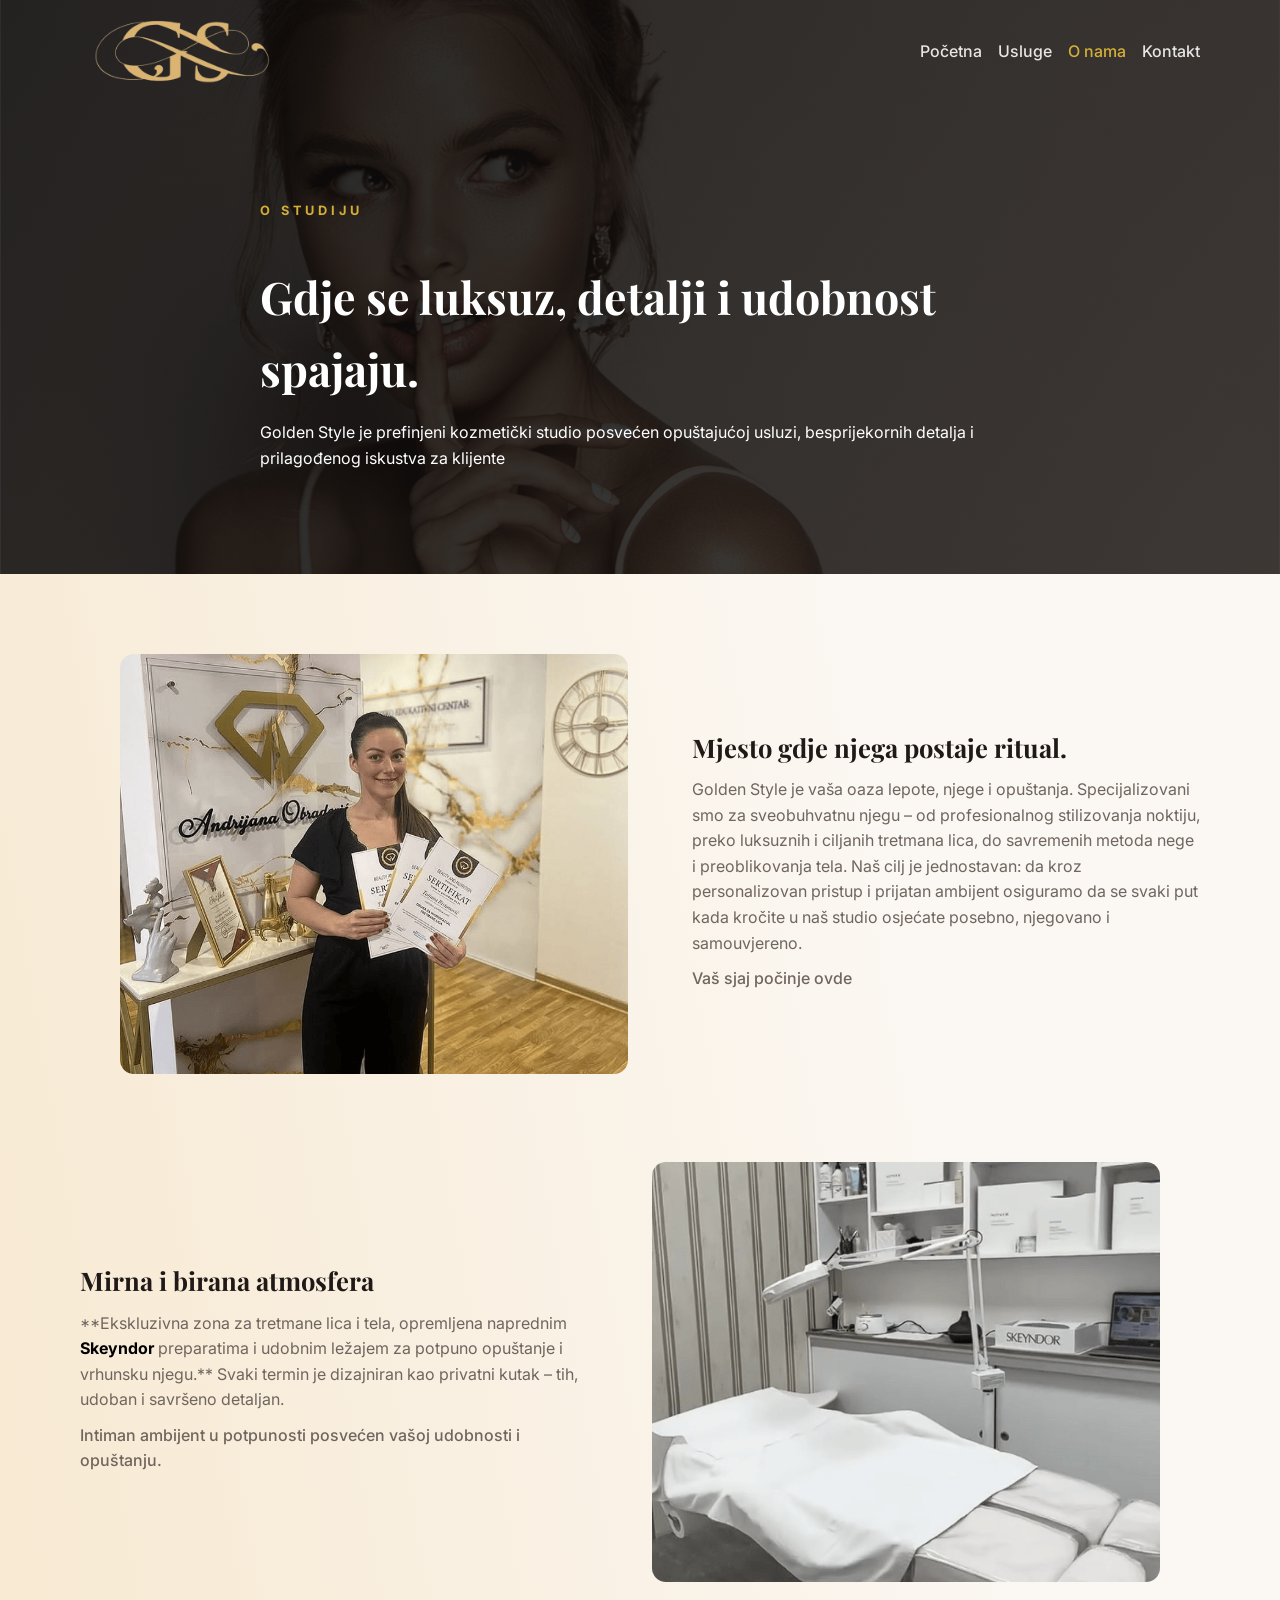
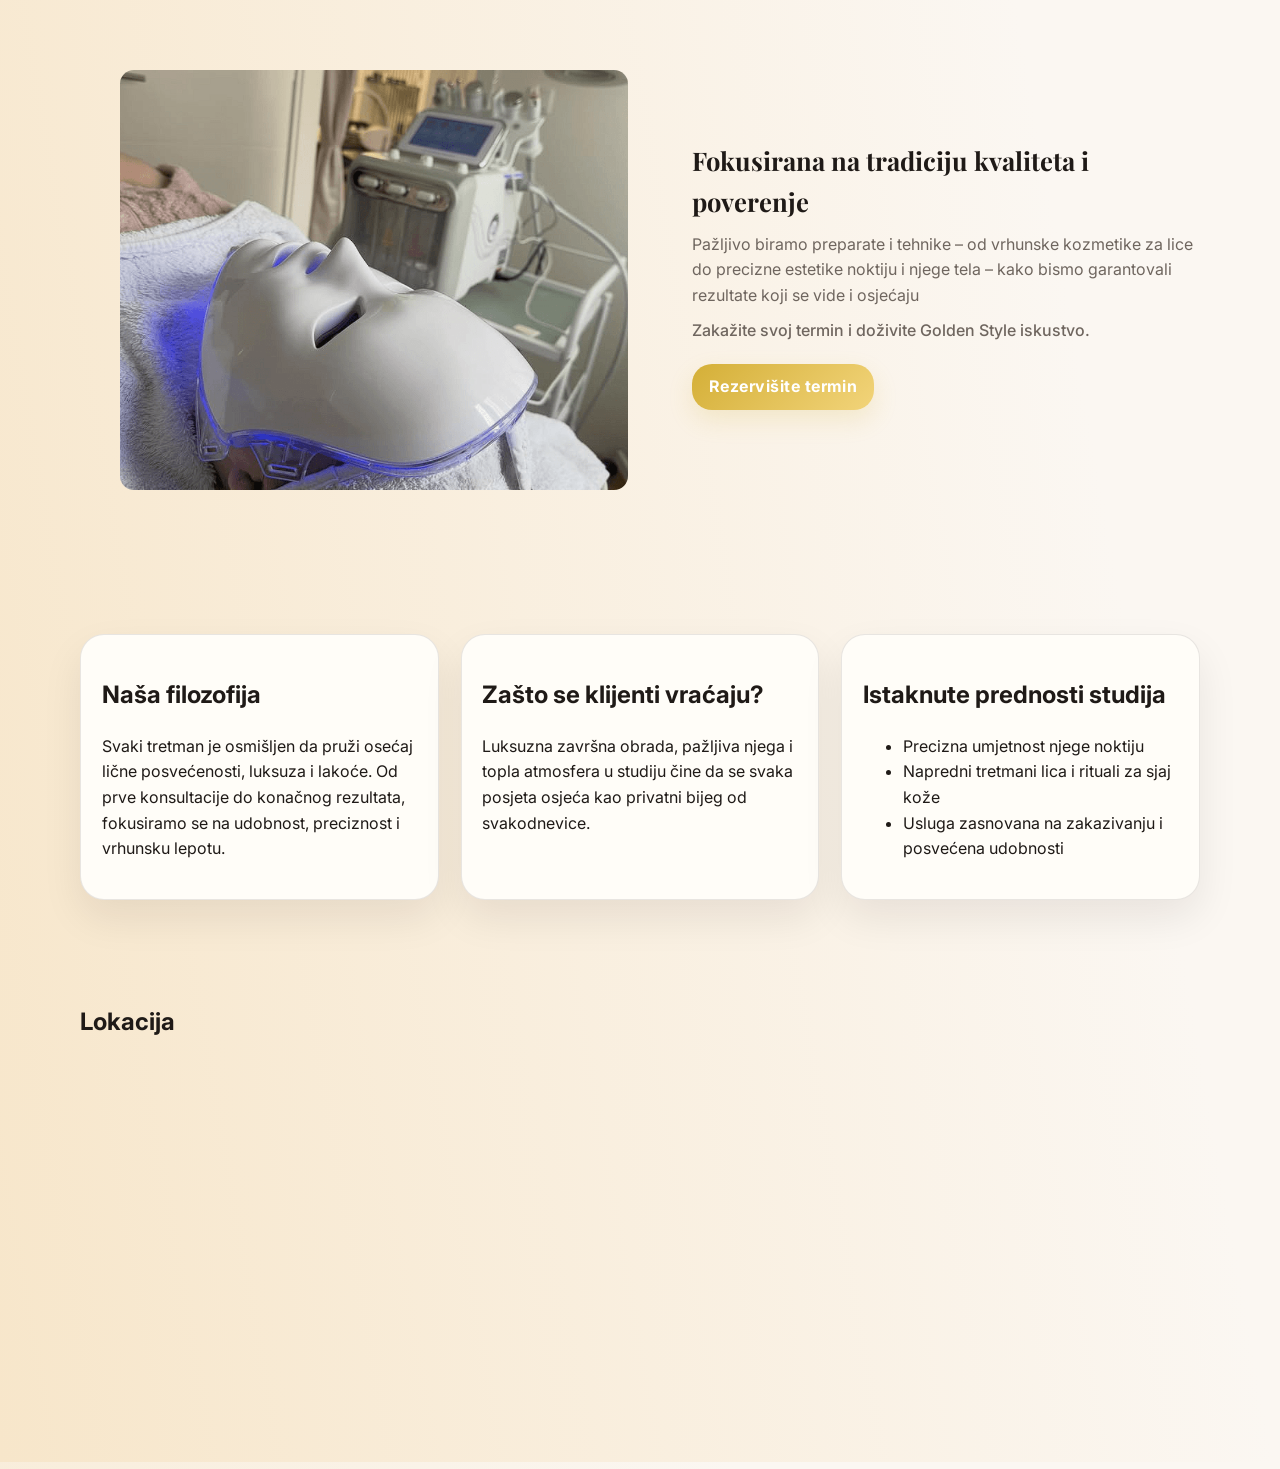
<file: aboutus.html>
<!DOCTYPE html>
<html lang="en">
  <head>
    <meta charset="UTF-8" />
    <meta name="viewport" content="width=device-width, initial-scale=1.0" />
    <title>O Nama | Golden Style</title>
    <link rel="preconnect" href="https://fonts.googleapis.com" />
    <link rel="preconnect" href="https://fonts.gstatic.com" crossorigin />
    <link href="https://fonts.googleapis.com/css2?family=Inter:wght@400;500;600;700&family=Playfair+Display:wght@600;700&display=swap" rel="stylesheet" />
    <link rel="stylesheet" href="aboutus.css" />
  </head>
  <body>
    <header class="page-header">
      <nav class="nav container">
        <a class="brand" href="index.html" aria-label="Golden Style početna stranica">
          <img loading="lazy" src="images/logo.png" alt="Golden Style" />
        </a>
        <button class="mobile-menu-toggle" type="button" aria-label="Otvori navigacioni meni" aria-expanded="false" aria-controls="site-navigation">
          <span></span>
          <span></span>
          <span></span>
        </button>
        <div class="nav-links" id="site-navigation">
          <a href="index.html">Početna</a>
          <a href="services.html">Usluge</a>
          <a class="active" href="aboutus.html">O nama</a>
          <a href="contact.html">Kontakt</a>
        </div>
      </nav>

      <div class="container hero-inner">
        <p class="autenticnidizajn">O Studiju</p>
        <h1>Gdje se luksuz, detalji i udobnost spajaju.</h1>
        <p>Golden Style je prefinjeni kozmetički studio posvećen opuštajućoj usluzi, besprijekornih detalja i prilagođenog iskustva za klijente</p>
      </div>
    </header>

    <section class="lux-sections container" aria-label="Studio features">
      <article class="lux-section lux-initial">
        <div class="lux-inner">
          <figure class="lux-media">
            <img loading="eager" src="images/onama1.png" alt="O nama" />
          </figure>
          <div class="lux-content">
            <h2>Mjesto gdje njega postaje ritual.</h2>
            <p>Golden Style je vaša oaza lepote, njege i opuštanja. Specijalizovani smo za sveobuhvatnu njegu – od profesionalnog stilizovanja noktiju, preko luksuznih i ciljanih tretmana lica, do savremenih metoda nege i preoblikovanja tela. Naš cilj je jednostavan: da kroz personalizovan pristup i prijatan ambijent osiguramo da se svaki put kada kročite u naš studio osjećate posebno, njegovano i samouvjereno.</p>
            <p class="lux-muted">Vaš sjaj počinje ovde</p>
          </div>
        </div>
      </article>

      <article class="lux-section lux-section--reverse">
        <div class="lux-inner">
          <figure class="lux-media">
            <img loading="eager" src="images/onama.png" alt="Opuštajući enterijer salona" />
          </figure>
          <div class="lux-content">
            <h2>Mirna i birana atmosfera</h2>
            <p> **Ekskluzivna zona za tretmane lica i tela, opremljena naprednim <b style="color: black;">Skeyndor</b> preparatima i udobnim ležajem za potpuno opuštanje i vrhunsku njegu.** Svaki termin je dizajniran kao privatni kutak – tih, udoban i savršeno detaljan.</p>
            <p class="lux-muted">Intiman ambijent u potpunosti posvećen vašoj udobnosti i opuštanju.</p>
          </div>
        </div>
      </article>

      <article class="lux-section">
        <div class="lux-inner">
          <figure class="lux-media">
            <img loading="lazy" src="images/ledmaska.png" alt="Skincare and polish" />
          </figure>
          <div class="lux-content">
            <h2>Fokusirana na tradiciju kvaliteta i poverenje</h2>
            <p> Pažljivo biramo preparate i tehnike – od vrhunske kozmetike za lice do precizne estetike noktiju i njege tela – kako bismo garantovali rezultate koji se vide i osjećaju</p>        
            <p class="lux-muted">Zakažite svoj termin i doživite Golden Style iskustvo. <br> <a class="lux-cta-btn" href="contact.html" role="button" aria-label="Zakažite termin">Rezervišite termin</a></p>
          </div>
        </div>
      </article>
        <!-- CTA: unique, scoped to lux sections -->
  <!--     <div class="lux-cta-wrap">
          <div class="lux-cta">
            <p class="lux-cta-text">Zakažite svoj termin i doživite Golden Style iskustvo.</p>
            <a class="lux-cta-btn" href="contact.html" role="button" aria-label="Zakažite termin">Rezervišite termin</a>
          </div>
        </div>-->
    </section>

    <main class="container about-grid">
      <section class="about-card">
        <h2>Naša filozofija</h2>
        <p>Svaki tretman je osmišljen da pruži osećaj lične posvećenosti, luksuza i lakoće. Od prve konsultacije do konačnog rezultata, fokusiramo se na udobnost, preciznost i vrhunsku lepotu.</p>
      </section>
      <section class="about-card">
        <h2>Zašto se klijenti vraćaju?</h2>
        <p>Luksuzna završna obrada, pažljiva njega i topla atmosfera u studiju čine da se svaka posjeta osjeća kao privatni bijeg od svakodnevice.</p>
      </section>
      <section class="about-card">
        <h2>Istaknute prednosti studija</h2>
        <ul>
          <li>Precizna umjetnost njege noktiju</li>
          <li>Napredni tretmani lica i rituali za sjaj kože</li>
          <li>Usluga zasnovana na zakazivanju i posvećena udobnosti</li>
        </ul>
      </section>
    </main>
    <section class="map-section container">
      <h2>Lokacija</h2>
      <div class="map-wrapper" style="width:100%;height:400px;">
        <iframe
          src="https://www.google.com/maps?q=27.marta%2046/1,+Bijeljina+73600&output=embed"
          width="100%" height="100%" style="border:0;" allowfullscreen="" loading="lazy" referrerpolicy="no-referrer-when-downgrade">
        </iframe>
      </div>
    </section>
    <script src="nav.js" defer></script>
    <script src="aboutus.js" defer></script>
  </body>
</html>
</file>
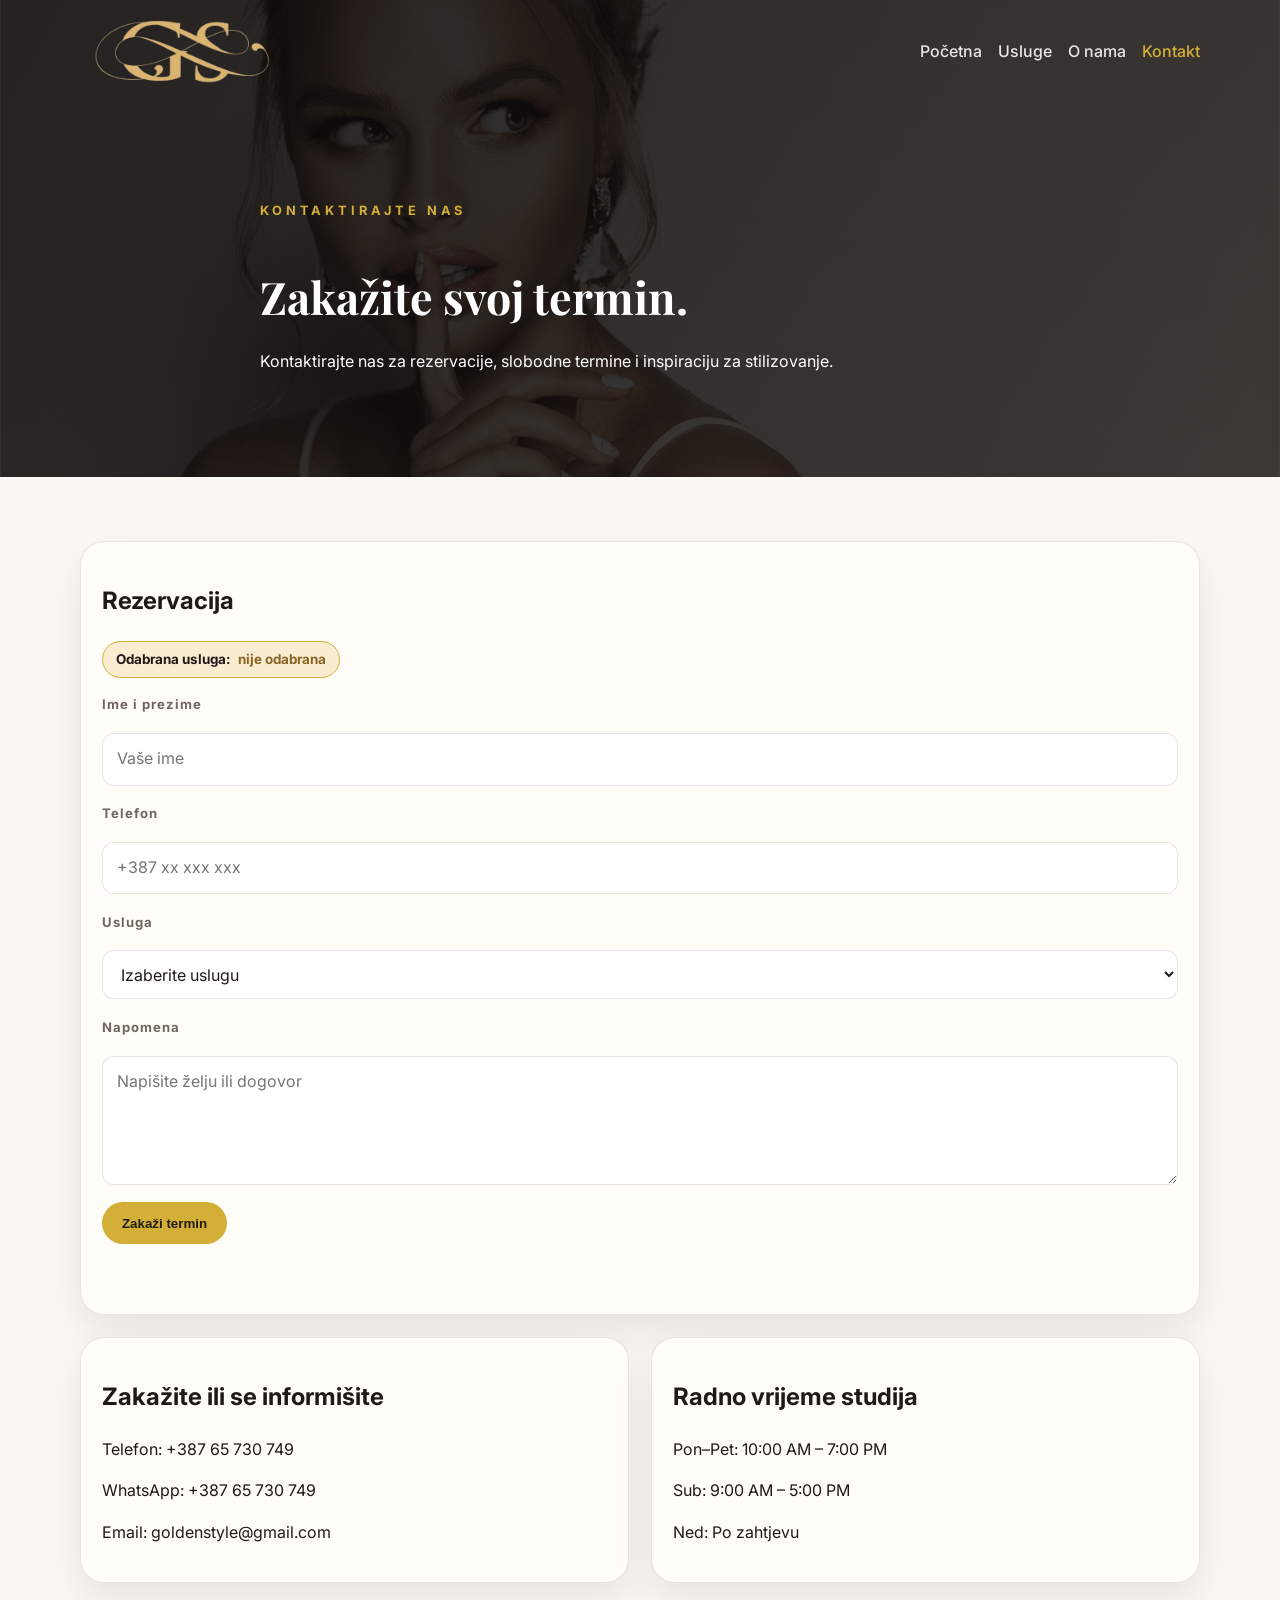
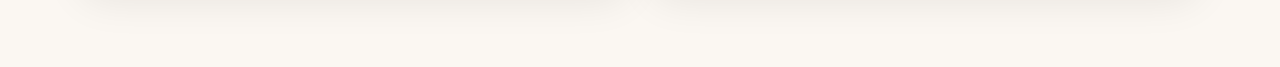
<file: contact.html>
<!DOCTYPE html>
<html lang="en">
  <head>
    <meta charset="UTF-8" />
    <meta name="viewport" content="width=device-width, initial-scale=1.0" />
    <title>Kontakt | Golden Style</title>
    <link rel="preconnect" href="https://fonts.googleapis.com" />
    <link rel="preconnect" href="https://fonts.gstatic.com" crossorigin />
    <link href="https://fonts.googleapis.com/css2?family=Inter:wght@400;500;600;700&family=Playfair+Display:wght@600;700&display=swap" rel="stylesheet" />
    <link rel="stylesheet" href="contact.css" />
  </head>
  <body>
    <header class="page-header">
      <nav class="nav container">
        <a class="brand" href="index.html" aria-label="Golden Style početna stranica">
          <img loading="lazy" src="images/logo.png" alt="Golden Style" />
        </a>
        <button class="mobile-menu-toggle" type="button" aria-label="Otvori navigacioni meni" aria-expanded="false" aria-controls="site-navigation">
          <span></span>
          <span></span>
          <span></span>
        </button>
        <div class="nav-links" id="site-navigation">
          <a href="index.html">Početna</a>
          <a href="services.html">Usluge</a>
          <a href="aboutus.html">O nama</a>
          <a class="active" href="contact.html">Kontakt</a>
        </div>
      </nav>

      <div class="container hero-inner">
        <p class="autenticnidizajn">Kontaktirajte nas</p>
        <h1>Zakažite svoj termin.</h1>
        <p>Kontaktirajte nas za rezervacije, slobodne termine i inspiraciju za stilizovanje.</p>
      </div>
    </header>

    <main class="container contact-grid">
     

      <section class="contact-card contact-form-card">
        <h2>Rezervacija</h2>

        <div class="service-chip-wrap">
          <span id="selectedService" class="selected-service">Odabrana usluga: <strong>nije odabrana</strong></span>
        </div>

        <form class="contact-form" id="contactForm" method="post" action="https://api.web3forms.com/submit">
          <input type="hidden" name="access_key" value="c438aec6-1af6-4275-9310-81c76b254a81" />
          <input type="hidden" name="service" id="serviceHiddenInput" value="" />
          <input type="hidden" name="model_number" id="modelNumberHiddenInput" value="" />

          <label for="nameInput">Ime i prezime</label>
          <input type="text" id="nameInput" name="name" placeholder="Vaše ime" required />

          <label for="phoneInput">Telefon</label>
          <input type="tel" id="phoneInput" name="phone" placeholder="+387 xx xxx xxx" required />

          <label for="serviceInput">Usluga</label>
          <select id="serviceInput" name="serviceSelect">
            <option value="">Izaberite uslugu</option>
            <option value="Gel Set">Gel Set</option>
            <option value="Acrylic Sculpt">Acrylic Sculpt</option>
            <option value="Luksuzna njega lica">Luksuzna njega lica</option>
            <option value="Lash Lift">Lash Lift</option>
            <option value="Lipomodelovanje">Lipomodelovanje</option>
            <option value="Presoterapija">Presoterapija</option>
            <option value="Pedikir">Pedikir</option>
          </select>

          <label for="notesInput">Napomena</label>
          <textarea id="notesInput" name="notes" rows="4" placeholder="Napišite želju ili dogovor"></textarea>

          <button type="submit" class="btn btn-primary">Zakaži termin</button>
          <p id="formMessage" class="form-message" role="status" aria-live="polite"></p>
        </form>
      </section>
        <section class="contact-card">
        <h2>Zakažite ili se informišite</h2>
        <p>Telefon: +387 65 730 749</p>
        <p>WhatsApp: +387 65 730 749</p>
        <p>Email: goldenstyle@gmail.com</p>
      </section>

      <section class="contact-card">
        <h2>Radno vrijeme studija</h2>
        <p> Pon–Pet: 10:00 AM – 7:00 PM</p>
        <p>Sub: 9:00 AM – 5:00 PM</p>
        <p>Ned: Po zahtjevu</p>
      </section>
    </main>

    <script src="nav.js" defer></script>
    <script src="contact.js"></script>
  </body>
</html>
</file>
<file: aboutus.css>
:root {
  --bg: #fbf7f2;
  --surface: #fffdf8;
  --text: #1f1a17;
  --muted: #6f665f;
  --accent: #d4af37;
  --accent-dark: #8a6423;
  --border: rgba(31, 26, 23, 0.1);
}
* { box-sizing: border-box; }
body { margin: 0; font-family: 'Inter', sans-serif; background: var(--bg); color: var(--text); line-height: 1.6; background: linear-gradient(80deg, #f7e6ca 0%, var(--bg) 70%);}
.container { width: min(1120px, calc(100% - 2rem)); margin: 0 auto; }
.page-header { background: linear-gradient(120deg, rgba(8,8,8,0.82), rgba(28,25,23,0.75)), url('images/Untitleddesign.png') center/cover; color: white; padding-bottom: 4rem; }
.nav { position: relative; display: flex; justify-content: space-between; align-items: center; padding: 1.25rem 0; }
.nav.is-fixed { position: fixed; top: 0; left: 0; z-index: 15; width: 100%; max-width: none; margin: 0; padding: 0.5rem max(calc((100% - 1120px) / 2), 1rem); background: rgba(31, 26, 23, 0.96); }
.nav-spacer { display: none; }
.nav-spacer.is-active { display: block; }
.brand { font-family: 'Playfair Display', serif; font-size: 1.3rem; font-weight: 700; text-transform: uppercase; letter-spacing: 0.08em; text-decoration:none; color: rgba(255,255,255,0.88); }
.brand img { display: block; width: auto; height: 4rem; object-fit: contain; }
.nav-links { display: flex; gap: 1rem; }
.nav-links a { color: rgba(255,255,255,0.88); font-weight: 500; text-decoration: none; }
.nav-links .active { color: var(--accent); }
.mobile-menu-toggle { display: none; }
.hero-inner { padding: 5.25rem 0 1.4rem; max-width: 760px; }
.hero-inner h1 { font-family: 'Playfair Display', serif; font-size: clamp(2rem, 3.5vw, 2.8rem); margin-bottom: 0.7rem; }
.autenticnidizajn { display: inline-block; margin-bottom: 0.6rem; font-size: 0.8rem; letter-spacing: 0.3em; text-transform: uppercase; color: var(--accent); font-weight: 700; }
.about-grid { display: grid; grid-template-columns: repeat(3, minmax(0, 1fr)); gap: 1.35rem; padding: 4rem 0 5.25rem; }
.about-card { background: var(--surface); border: 1px solid var(--border); border-radius: 24px; padding: 1.3rem; box-shadow: 0 18px 40px rgba(25,19,14,0.08); }
@media (max-width: 800px) { .about-grid { grid-template-columns: 1fr; } }

@media (max-width: 700px) {
  body.navigation-open { overflow: hidden; }
  .nav { flex-direction: row; gap: 1rem; }
  .nav-links { position: absolute; top: calc(100% - 0.25rem); right: 0; z-index: 30; display: flex; flex-direction: column; gap: 0; width: min(18rem, calc(100vw - 2rem)); max-height: min(70vh, 26rem); overflow-y: auto; padding: 0.45rem; border: 1px solid rgba(212,175,55,0.3); border-radius: 14px; background: rgba(31,26,23,0.98); box-shadow: 0 18px 40px rgba(0,0,0,0.28); opacity: 0; transform: translateY(-0.5rem) scale(0.98); visibility: hidden; pointer-events: none; transition: opacity 180ms ease, transform 180ms ease, visibility 180ms ease; }
  .nav-links.open { opacity: 1; transform: translateY(0) scale(1); visibility: visible; pointer-events: auto; }
  .nav-links a { display: flex; align-items: center; min-height: 44px; padding: 0.65rem 0.85rem; border-radius: 9px; }
  .nav-links a:hover, .nav-links a:focus-visible { background: rgba(212,175,55,0.14); }
  .mobile-menu-toggle { display: inline-flex; flex-direction: column; justify-content: center; align-items: center; flex: 0 0 44px; width: 44px; height: 44px; gap: 5px; margin-left: auto; padding: 0; border: 1px solid rgba(212,175,55,0.65); border-radius: 10px; background: rgba(31,26,23,0.55); color: white; cursor: pointer; }
  .mobile-menu-toggle span { display: block; width: 20px; height: 2px; background: currentColor; transition: transform 180ms ease, opacity 180ms ease; }
  .mobile-menu-toggle[aria-expanded="true"] span:nth-child(1) { transform: translateY(7px) rotate(45deg); }
  .mobile-menu-toggle[aria-expanded="true"] span:nth-child(2) { opacity: 0; }
  .mobile-menu-toggle[aria-expanded="true"] span:nth-child(3) { transform: translateY(-7px) rotate(-45deg); }
}

@media (prefers-reduced-motion: reduce) { .nav-links, .mobile-menu-toggle span { transition: none; } }

/* Scoped luxury sections styles - prefixed with "lux-" to avoid conflicts */
.lux-sections { padding: 4rem 0; display: grid; gap: 3.5rem; }
.lux-section { border-radius: 18px; overflow: visible; transition: transform 560ms cubic-bezier(.2,.9,.2,1), opacity 420ms ease; opacity: 0; transform: translateY(18px); }
.lux-inner { display: flex; gap: 1.5rem; align-items: center; }
.lux-media { flex: 1 1 50%; display: block; }
.lux-media img { width: 100%; height: 100%; max-height: 420px; object-fit: cover; border-radius: 14px; display: block; transition: transform 420ms ease, box-shadow 420ms ease; }
.lux-media:hover img { transform: scale(1.03); box-shadow: 0 22px 48px rgba(25,20,18,0.12); }
.lux-content { flex: 1 1 50%; min-width: 0; }
.lux-content h2 { font-family: 'Playfair Display', serif; font-size: clamp(1.25rem, 2.2vw, 1.6rem); margin: 0 0 0.6rem; }
.lux-content p { margin: 0 0 0.6rem; color: var(--muted); }
.lux-content .lux-muted { color: var(--muted); font-weight: 500; }
.lux-section--reverse .lux-inner { flex-direction: row-reverse; }

/* reveal when in view */
.lux-section.lux-inview { opacity: 1; transform: none; }

@media (max-width: 900px) {
  .lux-inner { flex-direction: column; }
  .lux-media img { max-height: 360px; }
  .hero-inner { padding: 3.75rem 0 1rem; }
  .about-grid { padding: 3.5rem 0 4.25rem; gap: 1.2rem; }
  .lux-sections { padding: 3.5rem 0; gap: 2.75rem; }
  .lux-section { border-radius: 12px; }
}

@media (max-width: 480px) {
  .lux-media img { max-height: 220px; border-radius: 10px; }
  .lux-content h2 { font-size: 1.1rem; }
}

@media (prefers-reduced-motion: reduce) {
  .lux-media img, .lux-section { transition: none !important; }
}

/* CTA styles (scoped to lux) */
.lux-cta-wrap { display: flex; justify-content: center; padding-top: 1.6rem; }
.lux-cta { background: linear-gradient(180deg, rgba(255,255,255,0.9), rgba(255,255,255,0.85)); border: 1px solid rgba(31,26,23,0.06); padding: 1.25rem 1.5rem; border-radius: 12px; display: flex; gap: 1rem; align-items: center; justify-content: center; box-shadow: 0 12px 30px rgba(25,20,18,0.06); max-width: 880px; width: 100%; }
.lux-cta-text { margin: 0; font-weight: 600; color: var(--text); font-size: clamp(1rem, 1.6vw, 1.12rem); }
.lux-cta-btn { display: inline-block; background: linear-gradient(135deg, var(--accent), #f2d47a); color: white; text-decoration: none; padding: 0.65rem 1.05rem; border-radius: 20px; font-weight: 700; letter-spacing: 0.03em; box-shadow: 0 10px 24px rgba(212,175,55,0.18); transition: transform 220ms ease, box-shadow 220ms ease, opacity 200ms ease;margin-top:20px }
.lux-cta-btn:hover { transform: translateY(-3px); box-shadow: 0 18px 36px rgba(246, 213, 105, 0.22); opacity: 0.98; }
.lux-cta-btn:focus { outline: 3px solid rgba(212,175,55,0.18); outline-offset: 3px; }

@media (max-width: 700px) {
  .lux-cta { flex-direction: column; gap: 0.6rem; padding: 1rem; }
  .lux-cta-text { text-align: center; }
}
@media (max-width: 470px) {
  .lux-section--reverse .lux-inner {
    display: grid;
    grid-template-columns: 1fr;
    grid-template-areas:
      "heading"
      "media";
    gap: 0.65rem;
    align-items: start;
  }
  .lux-section--reverse .lux-content,
  .lux-section--reverse .lux-media {
    min-width: 0;
  }
  .lux-section--reverse .lux-content { grid-area: heading; }
  .lux-section--reverse .lux-media { grid-area: media; }
  .lux-section--reverse .lux-media img {
    height: 100%;
    min-height: 300px;
    max-height: none;
    border-radius: 10px;
    object-fit: cover;
  }
  .lux-section--reverse .lux-content h2 {
    margin: 0;
    font-size: 1.08rem;
    line-height: 1.25;
    text-align: center;
  }
  .lux-section--reverse .lux-content p {
    display: none;
  }
  .lux-mobile-caption {
    display: block;
    margin: 0;
    font-size: 1rem;
    line-height: 1.35;
    color: var(--muted);
    text-align: center;
    overflow-wrap: anywhere;
  }
}
</file>
<file: contact.css>
:root {
  --bg: #fbf7f2;
  --surface: #fffdf8;
  --text: #1f1a17;
  --muted: #6f665f;
  --accent: #d4af37;
  --accent-dark: #8a6423;
  --border: rgba(31, 26, 23, 0.1);
}
* { box-sizing: border-box; }
body { margin: 0; font-family: 'Inter', sans-serif; background: var(--bg); color: var(--text); line-height: 1.6; }
.container { width: min(1120px, calc(100% - 2rem)); margin: 0 auto; }
.page-header { background: linear-gradient(120deg, rgba(8,8,8,0.82), rgba(28,25,23,0.75)), url('images/Untitleddesign.png') center/cover; color: white; padding-bottom: 4rem; }
.nav { position: relative; display: flex; justify-content: space-between; align-items: center; padding: 1.25rem 0; }
.nav.is-fixed { position: fixed; top: 0; left: 0; z-index: 15; width: 100%; max-width: none; margin: 0; padding: 0.5rem max(calc((100% - 1120px) / 2), 1rem); background: rgba(31, 26, 23, 0.96); }
.nav-spacer { display: none; }
.nav-spacer.is-active { display: block; }
.brand { font-family: 'Playfair Display', serif; font-size: 1.3rem; font-weight: 700; text-transform: uppercase; letter-spacing: 0.08em;text-decoration:none; color: rgba(255,255,255,0.88); }
.brand img { display: block; width: auto; height: 4rem; object-fit: contain; }
.nav-links { display: flex; gap: 1rem; }
.nav-links a { color: rgba(255,255,255,0.88); font-weight: 500; text-decoration: none; }
.nav-links .active { color: var(--accent); }
.mobile-menu-toggle { display: none; }
.hero-inner { padding: 5.25rem 0 1.4rem; max-width: 760px; }
.hero-inner h1 { font-family: 'Playfair Display', serif; font-size: clamp(2rem, 3.5vw, 2.8rem); margin-bottom: 0.7rem; }
.autenticnidizajn { display: inline-block; margin-bottom: 0.6rem; font-size: 0.8rem; letter-spacing: 0.3em; text-transform: uppercase; color: var(--accent); font-weight: 700; }
.contact-grid { display: grid; grid-template-columns: repeat(2, minmax(0, 1fr)); gap: 1.35rem; padding: 4rem 0 5.25rem; }
.contact-card { background: var(--surface); border: 1px solid var(--border); border-radius: 24px; padding: 1.3rem; box-shadow: 0 18px 40px rgba(25,19,14,0.08); }
.contact-form-card { grid-column: span 2; }
.service-chip-wrap { margin-bottom: 1rem; }
.selected-service { display: inline-flex; align-items: center; gap: 0.45rem; background: #f9ecd1; color: var(--text); border: 1px solid var(--accent); border-radius: 999px; padding: 0.45rem 0.85rem; font-size: 0.84rem; font-weight: 700; }
.selected-service strong { color: var(--accent-dark); }
.contact-form { display: grid; gap: 1.1rem; }
.contact-form label { font-weight: 700; font-size: 0.82rem; letter-spacing: 0.08em; color: var(--muted); }
.contact-form input,
.contact-form textarea,
.contact-form select { width: 100%; border: 1px solid var(--border); border-radius: 12px; padding: 0.78rem 0.9rem; font: inherit; background: white; color: var(--text); }
.contact-form textarea { resize: vertical; }
.contact-form .btn { width: fit-content; border: none; padding: 0.82rem 1.26rem; border-radius: 999px; cursor: pointer; }
.btn-primary { background: var(--accent); color: #221b10; font-weight: 700; }
@media (max-width: 800px) { .contact-grid { grid-template-columns: 1fr; } .contact-form-card { grid-column: span 1; } }

@media (max-width: 700px) {
  body.navigation-open { overflow: hidden; }
  .nav { flex-direction: row; gap: 1rem; }
  .hero-inner { padding: 3.75rem 0 1rem; }
  .contact-grid { gap: 1.2rem; padding: 3.5rem 0 4.25rem; }
  .nav-links { position: absolute; top: calc(100% - 0.25rem); right: 0; z-index: 30; display: flex; flex-direction: column; gap: 0; width: min(18rem, calc(100vw - 2rem)); max-height: min(70vh, 26rem); overflow-y: auto; padding: 0.45rem; border: 1px solid rgba(212,175,55,0.3); border-radius: 14px; background: rgba(31,26,23,0.98); box-shadow: 0 18px 40px rgba(0,0,0,0.28); opacity: 0; transform: translateY(-0.5rem) scale(0.98); visibility: hidden; pointer-events: none; transition: opacity 180ms ease, transform 180ms ease, visibility 180ms ease; }
  .nav-links.open { opacity: 1; transform: translateY(0) scale(1); visibility: visible; pointer-events: auto; }
  .nav-links a { display: flex; align-items: center; min-height: 44px; padding: 0.65rem 0.85rem; border-radius: 9px; }
  .nav-links a:hover, .nav-links a:focus-visible { background: rgba(212,175,55,0.14); }
  .mobile-menu-toggle { display: inline-flex; flex-direction: column; justify-content: center; align-items: center; flex: 0 0 44px; width: 44px; height: 44px; gap: 5px; margin-left: auto; padding: 0; border: 1px solid rgba(212,175,55,0.65); border-radius: 10px; background: rgba(31,26,23,0.55); color: white; cursor: pointer; }
  .mobile-menu-toggle span { display: block; width: 20px; height: 2px; background: currentColor; transition: transform 180ms ease, opacity 180ms ease; }
  .mobile-menu-toggle[aria-expanded="true"] span:nth-child(1) { transform: translateY(7px) rotate(45deg); }
  .mobile-menu-toggle[aria-expanded="true"] span:nth-child(2) { opacity: 0; }
  .mobile-menu-toggle[aria-expanded="true"] span:nth-child(3) { transform: translateY(-7px) rotate(-45deg); }
}

@media (prefers-reduced-motion: reduce) { .nav-links, .mobile-menu-toggle span { transition: none; } }
</file>
